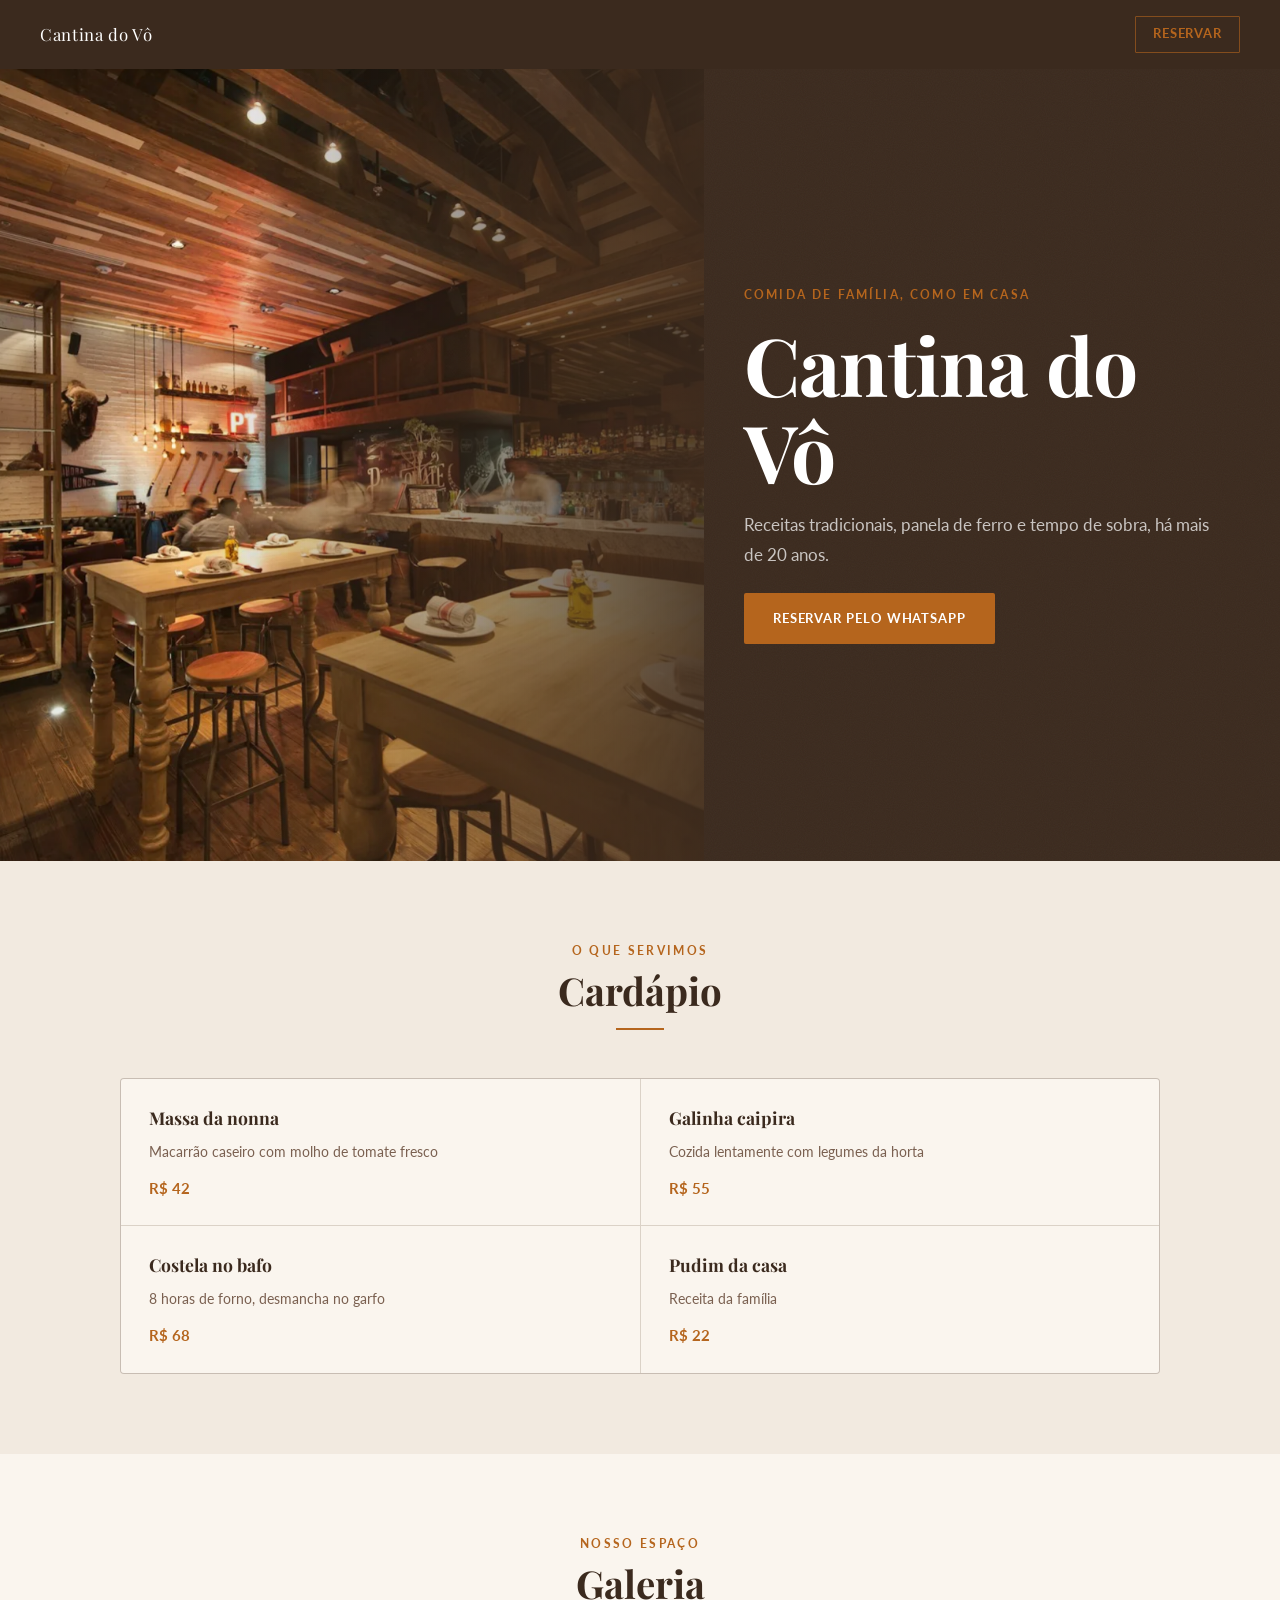
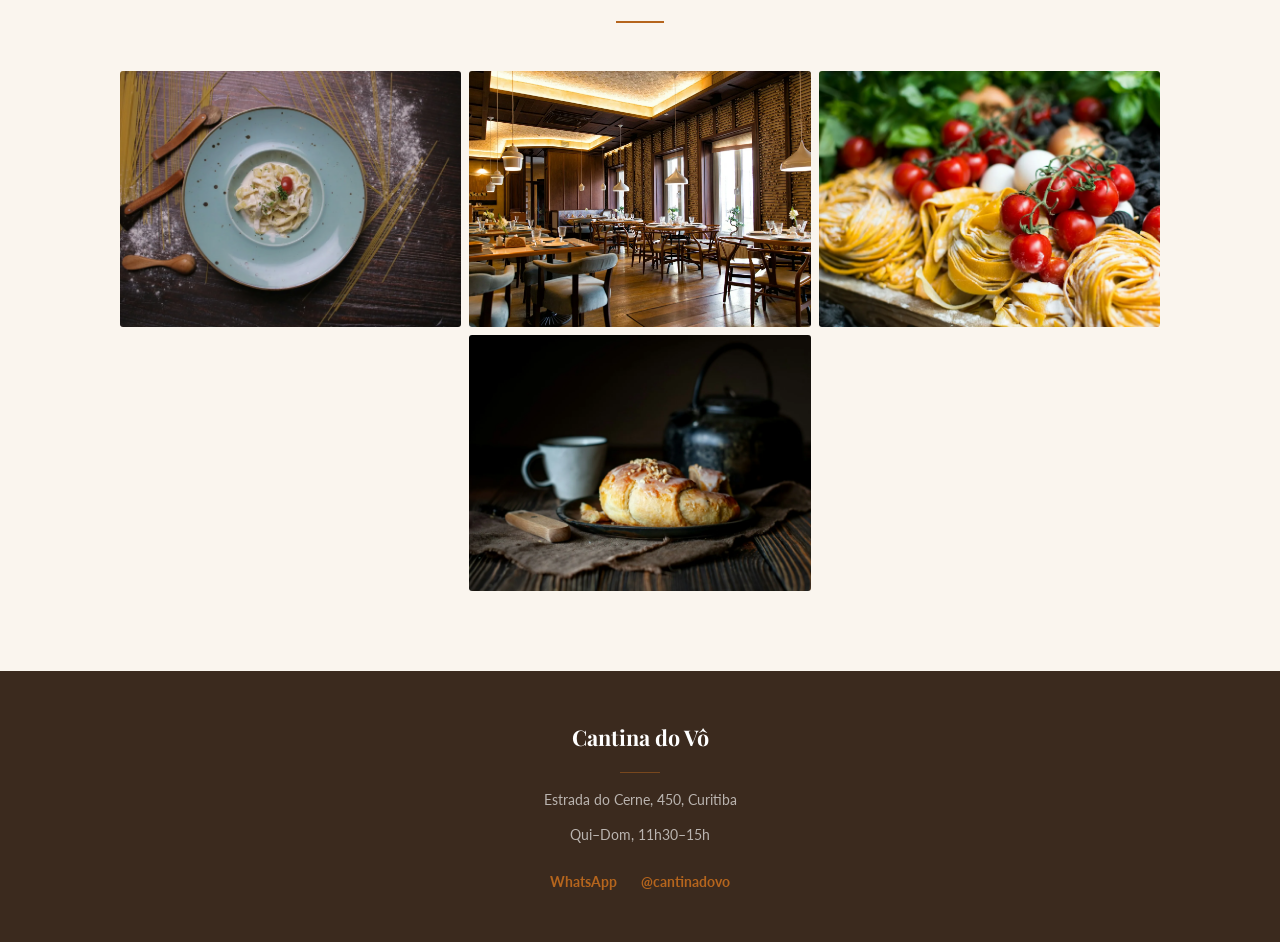
<file: index-demo.html>
<!DOCTYPE html>
<html lang="pt-BR">
<head>
  <meta charset="UTF-8"><meta name="viewport" content="width=device-width, initial-scale=1.0">
  <title>Cantina do Vô</title>
  <meta name="description" content="Receitas tradicionais, panela de ferro e tempo de sobra, há mais de 20 anos.">
  <link rel="preconnect" href="https://fonts.googleapis.com">
  <link rel="preconnect" href="https://fonts.gstatic.com" crossorigin>
  <link href="https://fonts.googleapis.com/css2?family=Playfair+Display:ital,wght@0,400;0,700;1,400&family=Lato:wght@300;400;700&display=swap" rel="stylesheet">
  <link rel="stylesheet" href="style.css">
  <style>:root{--primary:#3B2A1E;--accent:#B5651D;}</style>
<script>window.__imgFallback=function(img,label){img.onerror=null;img.alt=label||'';img.style.cssText='background:#e5e7eb;min-height:40px';img.src='data:image/svg+xml,%3Csvg xmlns%3D%22http%3A%2F%2Fwww.w3.org%2F2000%2Fsvg%22 viewBox%3D%220 0 1 1%22%3E%3C%2Fsvg%3E';};</script>
</head>
<body>
  <nav class="nav">
    <span class="nav-brand">Cantina do Vô</span>
    <a class="nav-cta" href="https://wa.me/5541999991111">Reservar</a>
  </nav>

  <section class="hero">
    <div class="hero-image-wrap">
      <img class="hero-image" src="assets/hero-demo.webp" alt="Cantina do Vô" loading="eager">
      <div class="hero-overlay"></div>
    </div>
    <div class="hero-text">
      <p class="hero-tagline">Comida de família, como em casa</p>
      <h1 class="hero-name">Cantina do Vô</h1>
      <p class="hero-desc">Receitas tradicionais, panela de ferro e tempo de sobra, há mais de 20 anos.</p>
      <a class="btn-primary" href="https://wa.me/5541999991111">Reservar pelo WhatsApp</a>
    </div>
  </section>

  <section class="section menu" id="cardapio">
    <div class="container">
      <div class="section-header">
        <span class="section-eyebrow">O que servimos</span>
        <h2 class="section-title">Cardápio</h2>
        <div class="title-rule"></div>
      </div>
      <div class="menu-grid">
        <div class="menu-card">
          <h3 class="menu-name">Massa da nonna</h3>
          <p class="menu-desc">Macarrão caseiro com molho de tomate fresco</p>
          <p class="menu-price">R$ 42</p>
        </div>
        <div class="menu-card">
          <h3 class="menu-name">Galinha caipira</h3>
          <p class="menu-desc">Cozida lentamente com legumes da horta</p>
          <p class="menu-price">R$ 55</p>
        </div>
        <div class="menu-card">
          <h3 class="menu-name">Costela no bafo</h3>
          <p class="menu-desc">8 horas de forno, desmancha no garfo</p>
          <p class="menu-price">R$ 68</p>
        </div>
        <div class="menu-card">
          <h3 class="menu-name">Pudim da casa</h3>
          <p class="menu-desc">Receita da família</p>
          <p class="menu-price">R$ 22</p>
        </div>
      </div>
    </div>
  </section>

  <section class="section gallery" id="galeria">
    <div class="container">
      <div class="section-header">
        <span class="section-eyebrow">Nosso espaço</span>
        <h2 class="section-title">Galeria</h2>
        <div class="title-rule"></div>
      </div>
      <div class="gallery-grid">
        <div class="gallery-item"><img src="assets/gallery-1.webp" alt="Cantina do Vô" loading="lazy"></div>
        <div class="gallery-item"><img src="assets/gallery-2.webp" alt="Cantina do Vô" loading="lazy"></div>
        <div class="gallery-item"><img src="assets/gallery-3.webp" alt="Cantina do Vô" loading="lazy"></div>
        <div class="gallery-item"><img src="assets/gallery-4.webp" alt="Cantina do Vô" loading="lazy"></div>
      </div>
    </div>
  </section>

  <footer class="footer">
    <div class="container footer-inner">
      <p class="footer-name">Cantina do Vô</p>
      <div class="footer-divider"></div>
      <p class="footer-addr">Estrada do Cerne, 450, Curitiba</p>
      <p class="footer-hours">Qui–Dom, 11h30–15h</p>
      <div class="footer-links">
        <a href="https://wa.me/5541999991111">WhatsApp</a>
        <a href="https://instagram.com/cantinadovo">@cantinadovo</a>
      </div>
    </div>
  </footer>

  <script src="script.js"></script>
</body>
</html>
</file>
<file: style.css>
/* ============================================================
   Restaurante Rústico — Basic Template
   Mobile-first, tested at 375 / 768 / 1440 px
   ============================================================ */

*, *::before, *::after {
  box-sizing: border-box;
  margin: 0;
  padding: 0;
}

:root {
  --primary: #3B2A1E;
  --accent:  #B5651D;
  --bg:      #FAF5EE;
  --surface: #F2EAE0;
  --text:    #2C1F12;
  --muted:   #7A6050;
  --max-w:   1120px;
  --px:      clamp(1rem, 5vw, 2.5rem);
  --section-py: clamp(3rem, 8vw, 5rem);
}

html { scroll-behavior: smooth; }

body {
  font-family: 'Lato', Georgia, serif;
  background: var(--bg);
  color: var(--text);
  line-height: 1.7;
  -webkit-font-smoothing: antialiased;
}

h1, h2, h3 {
  font-family: 'Playfair Display', Georgia, serif;
}

.container {
  max-width: var(--max-w);
  margin-inline: auto;
  padding-inline: var(--px);
}

/* ---- ANIMATIONS ---- */
@keyframes fadeUp {
  from { opacity: 0; transform: translateY(16px); }
  to   { opacity: 1; transform: translateY(0); }
}

@keyframes kenBurns {
  from { transform: scale(1) translate(0, 0); }
  to   { transform: scale(1.06) translate(-1%, -0.5%); }
}

@keyframes scrollPulse {
  0%, 100% { opacity: 0.2; transform: scaleY(0.8) translateY(0); }
  55%       { opacity: 0.65; transform: scaleY(1) translateY(5px); }
}

/* ---- NAV ---- */
.nav {
  position: sticky;
  top: 0;
  z-index: 100;
  display: flex;
  align-items: center;
  justify-content: space-between;
  padding: 1rem var(--px);
  background: var(--primary);
  transition: background 0.35s ease, box-shadow 0.35s ease;
}

.nav--scrolled {
  background: rgba(59, 42, 30, 0.88);
  backdrop-filter: blur(12px);
  -webkit-backdrop-filter: blur(12px);
  box-shadow: 0 1px 0 rgba(255, 255, 255, 0.06);
}

.nav-brand {
  color: #fff;
  font-family: 'Playfair Display', Georgia, serif;
  font-weight: 400;
  font-size: 1.05rem;
  letter-spacing: 0.04em;
}

.nav-cta {
  color: var(--accent);
  font-family: 'Lato', sans-serif;
  font-size: 0.8rem;
  font-weight: 700;
  letter-spacing: 0.06em;
  text-transform: uppercase;
  text-decoration: none;
  border: 1px solid rgba(181, 101, 29, 0.6);
  padding: 0.4rem 1.1rem;
  border-radius: 1px;
  transition: background 0.18s, color 0.18s, box-shadow 0.18s;
}

.nav-cta:hover {
  background: var(--accent);
  color: #fff;
  box-shadow: 0 0 0 3px rgba(181, 101, 29, 0.15);
}

/* ---- HERO ---- */
.hero {
  position: relative;
  min-height: 70svh;
  display: flex;
  flex-direction: column;
  overflow: hidden;
}

.hero-image-wrap {
  position: relative;
  width: 100%;
  height: 56vw;
  min-height: 240px;
  overflow: hidden;
  background: #5c3d22;
  flex-shrink: 0;
}

/* Mobile: blend bottom of image into the dark panel below */
.hero-image-wrap::after {
  content: '';
  position: absolute;
  inset: 0;
  background: linear-gradient(to bottom, rgba(0,0,0,0.1) 0%, transparent 35%,
              rgba(59, 42, 30, 0.85) 100%);
  pointer-events: none;
  z-index: 1;
}

.hero-image {
  width: 100%;
  height: 100%;
  object-fit: cover;
  display: block;
  animation: kenBurns 16s ease-in-out forwards;
}

.hero-text {
  position: relative;
  background: var(--primary);
  color: #fff;
  padding: clamp(2rem, 7vw, 4rem) var(--px);
  display: flex;
  flex-direction: column;
  gap: 1rem;
  isolation: isolate;
}

/* Subtle noise grain on dark text panel */
.hero-text::before {
  content: '';
  position: absolute;
  inset: 0;
  background-image: url("data:image/svg+xml,%3Csvg viewBox='0 0 256 256' xmlns='http://www.w3.org/2000/svg'%3E%3Cfilter id='n'%3E%3CfeTurbulence type='fractalNoise' baseFrequency='0.82' numOctaves='4' stitchTiles='stitch'/%3E%3C/filter%3E%3Crect width='256' height='256' filter='url(%23n)' opacity='1'/%3E%3C/svg%3E");
  background-size: 220px 220px;
  opacity: 0.04;
  pointer-events: none;
  z-index: -1;
}

.hero-tagline {
  font-family: 'Lato', sans-serif;
  font-size: 0.75rem;
  font-weight: 700;
  letter-spacing: 0.18em;
  text-transform: uppercase;
  color: var(--accent);
  animation: fadeUp 0.5s ease-out 0.15s both;
}

.hero-name {
  font-size: clamp(2.2rem, 9vw, 5rem);
  font-weight: 700;
  line-height: 1.08;
  letter-spacing: -0.01em;
  animation: fadeUp 0.65s ease-out 0.3s both;
}

.hero-desc {
  font-size: clamp(0.95rem, 1.5vw, 1.05rem);
  color: rgba(255, 255, 255, 0.72);
  max-width: 48ch;
  line-height: 1.75;
  animation: fadeUp 0.55s ease-out 0.5s both;
}

.btn-primary {
  display: inline-block;
  align-self: flex-start;
  background: var(--accent);
  color: #fff;
  font-family: 'Lato', sans-serif;
  font-size: 0.82rem;
  font-weight: 700;
  letter-spacing: 0.07em;
  text-transform: uppercase;
  text-decoration: none;
  padding: 0.9rem 1.8rem;
  border-radius: 2px;
  margin-top: 0.5rem;
  transition: transform 0.22s ease, box-shadow 0.22s ease, background 0.18s;
  animation: fadeUp 0.5s ease-out 0.67s both;
}

.btn-primary:hover {
  background: #994f16;
  transform: translateY(-2px);
  box-shadow: 0 8px 24px rgba(181, 101, 29, 0.38);
}

/* Scroll cue — desktop only */
.scroll-cue { display: none; }

@media (min-width: 768px) {
  .hero {
    flex-direction: row;
    min-height: 88svh;
  }
  .hero-image-wrap {
    flex: 1 1 55%;
    height: auto;
  }
  /* Desktop: blend RIGHT edge of image into the dark text panel */
  .hero-image-wrap::after {
    background: linear-gradient(to right, rgba(0,0,0,0.12) 0%, transparent 25%,
                rgba(59, 42, 30, 0.88) 100%);
  }
  .hero-text {
    flex: 1 1 45%;
    justify-content: center;
    padding: 4rem var(--px);
  }
  .scroll-cue {
    display: flex;
    align-items: center;
    gap: 0.6rem;
    margin-top: auto;
    padding-top: 2.5rem;
  }
  .scroll-cue-line {
    display: block;
    width: 1px;
    height: 2.25rem;
    background: linear-gradient(to bottom, rgba(181, 101, 29, 0.55), transparent);
    animation: scrollPulse 2.7s ease-in-out infinite;
  }
  .scroll-cue-label {
    font-family: 'Lato', sans-serif;
    font-size: 0.62rem;
    font-weight: 700;
    letter-spacing: 0.2em;
    text-transform: uppercase;
    color: rgba(255, 255, 255, 0.25);
  }
}

/* Respect prefers-reduced-motion */
@media (prefers-reduced-motion: reduce) {
  .hero-tagline,
  .hero-name,
  .hero-desc,
  .btn-primary {
    animation: none;
  }
  .hero-image { animation: none; }
  .scroll-cue-line { animation: none; }
}

/* ---- SECTIONS ---- */
.section { padding: var(--section-py) 0; }
.sobre   { background: var(--bg);      }
.menu    { background: var(--surface); }
.gallery { background: var(--bg);      }

.section-header {
  text-align: center;
  margin-bottom: clamp(2rem, 5vw, 3rem);
}

.section-eyebrow {
  display: block;
  font-family: 'Lato', sans-serif;
  font-size: 0.72rem;
  font-weight: 700;
  letter-spacing: 0.2em;
  text-transform: uppercase;
  color: var(--accent);
  margin-bottom: 0.5rem;
}

.section-title {
  font-size: clamp(1.6rem, 4vw, 2.4rem);
  font-weight: 700;
  color: var(--primary);
  line-height: 1.15;
}

.title-rule {
  width: 3rem;
  height: 2px;
  background: var(--accent);
  margin: 1rem auto 0;
}

/* ---- SOBRE ---- */
.sobre-inner {
  display: flex;
  flex-direction: column;
  gap: 2.5rem;
}

.sobre-image-wrap {
  width: 100%;
  aspect-ratio: 4 / 3;
  overflow: hidden;
  background: #c7ae96;
  border-radius: 3px;
  flex-shrink: 0;
}

.sobre-image-wrap img {
  width: 100%;
  height: 100%;
  object-fit: cover;
  display: block;
}

.sobre-content {
  display: flex;
  flex-direction: column;
  gap: 1rem;
}

.sobre-text {
  font-size: clamp(0.95rem, 1.5vw, 1.05rem);
  color: var(--muted);
  line-height: 1.8;
  max-width: 52ch;
}

@media (min-width: 768px) {
  .sobre-inner {
    flex-direction: row;
    align-items: center;
    gap: clamp(3rem, 7vw, 5.5rem);
  }
  .sobre-image-wrap {
    flex: 0 0 48%;
    aspect-ratio: 4 / 3;
  }
  .sobre-content {
    flex: 1;
    justify-content: center;
  }
  .sobre-content .title-rule {
    margin-left: 0;
  }
}

/* ---- MENU ---- */
.menu-grid {
  display: grid;
  grid-template-columns: 1fr;
  gap: 1px;
  background: rgba(59, 42, 30, 0.12);
  border: 1px solid rgba(59, 42, 30, 0.12);
  border-radius: 4px;
  overflow: hidden;
}

.menu-card {
  background: var(--bg);
  padding: 1.5rem 1.75rem;
  display: flex;
  flex-direction: column;
  gap: 0.5rem;
}

.menu-name {
  font-size: 1.1rem;
  font-weight: 700;
  color: var(--primary);
}

.menu-desc {
  font-size: 0.875rem;
  color: var(--muted);
  line-height: 1.6;
}

.menu-price {
  font-family: 'Lato', sans-serif;
  font-size: 0.95rem;
  font-weight: 700;
  color: var(--accent);
  margin-top: 0.25rem;
}

@media (min-width: 640px) {
  .menu-grid { grid-template-columns: 1fr 1fr; }
}

/* ---- GALLERY ---- */
.gallery-grid {
  display: grid;
  grid-template-columns: repeat(2, 1fr);
  gap: 0.5rem;
}

.gallery-item {
  aspect-ratio: 4 / 3;
  overflow: hidden;
  background: #c7ae96;
  border-radius: 3px;
}

.gallery-item img {
  width: 100%;
  height: 100%;
  object-fit: cover;
  display: block;
  transition: transform 0.35s ease;
}

.gallery-item:hover img { transform: scale(1.05); }

.gallery-item:last-child:nth-child(odd) { grid-column: span 2; }

@media (min-width: 768px) {
  .gallery-grid { grid-template-columns: repeat(3, 1fr); }
  .gallery-item:last-child:nth-child(odd)  { grid-column: auto; }
  .gallery-item:last-child:nth-child(3n+1) { grid-column: 2; }
}

/* ---- FOOTER ---- */
.footer {
  background: var(--primary);
  color: rgba(255, 255, 255, 0.65);
  padding: 3rem 0;
  text-align: center;
}

.footer-inner {
  display: flex;
  flex-direction: column;
  align-items: center;
  gap: 0.75rem;
}

.footer-name {
  font-family: 'Playfair Display', Georgia, serif;
  font-size: 1.35rem;
  font-weight: 700;
  color: #fff;
}

.footer-divider {
  width: 2.5rem;
  height: 1px;
  background: rgba(181, 101, 29, 0.5);
  margin: 0.25rem auto;
}

.footer-addr, .footer-hours { font-size: 0.85rem; }

.footer-links {
  display: flex;
  gap: 1.5rem;
  margin-top: 0.75rem;
  justify-content: center;
}

.footer-links a {
  color: var(--accent);
  text-decoration: none;
  font-size: 0.85rem;
  font-weight: 700;
}

.footer-links a:hover { text-decoration: underline; }
</file>
